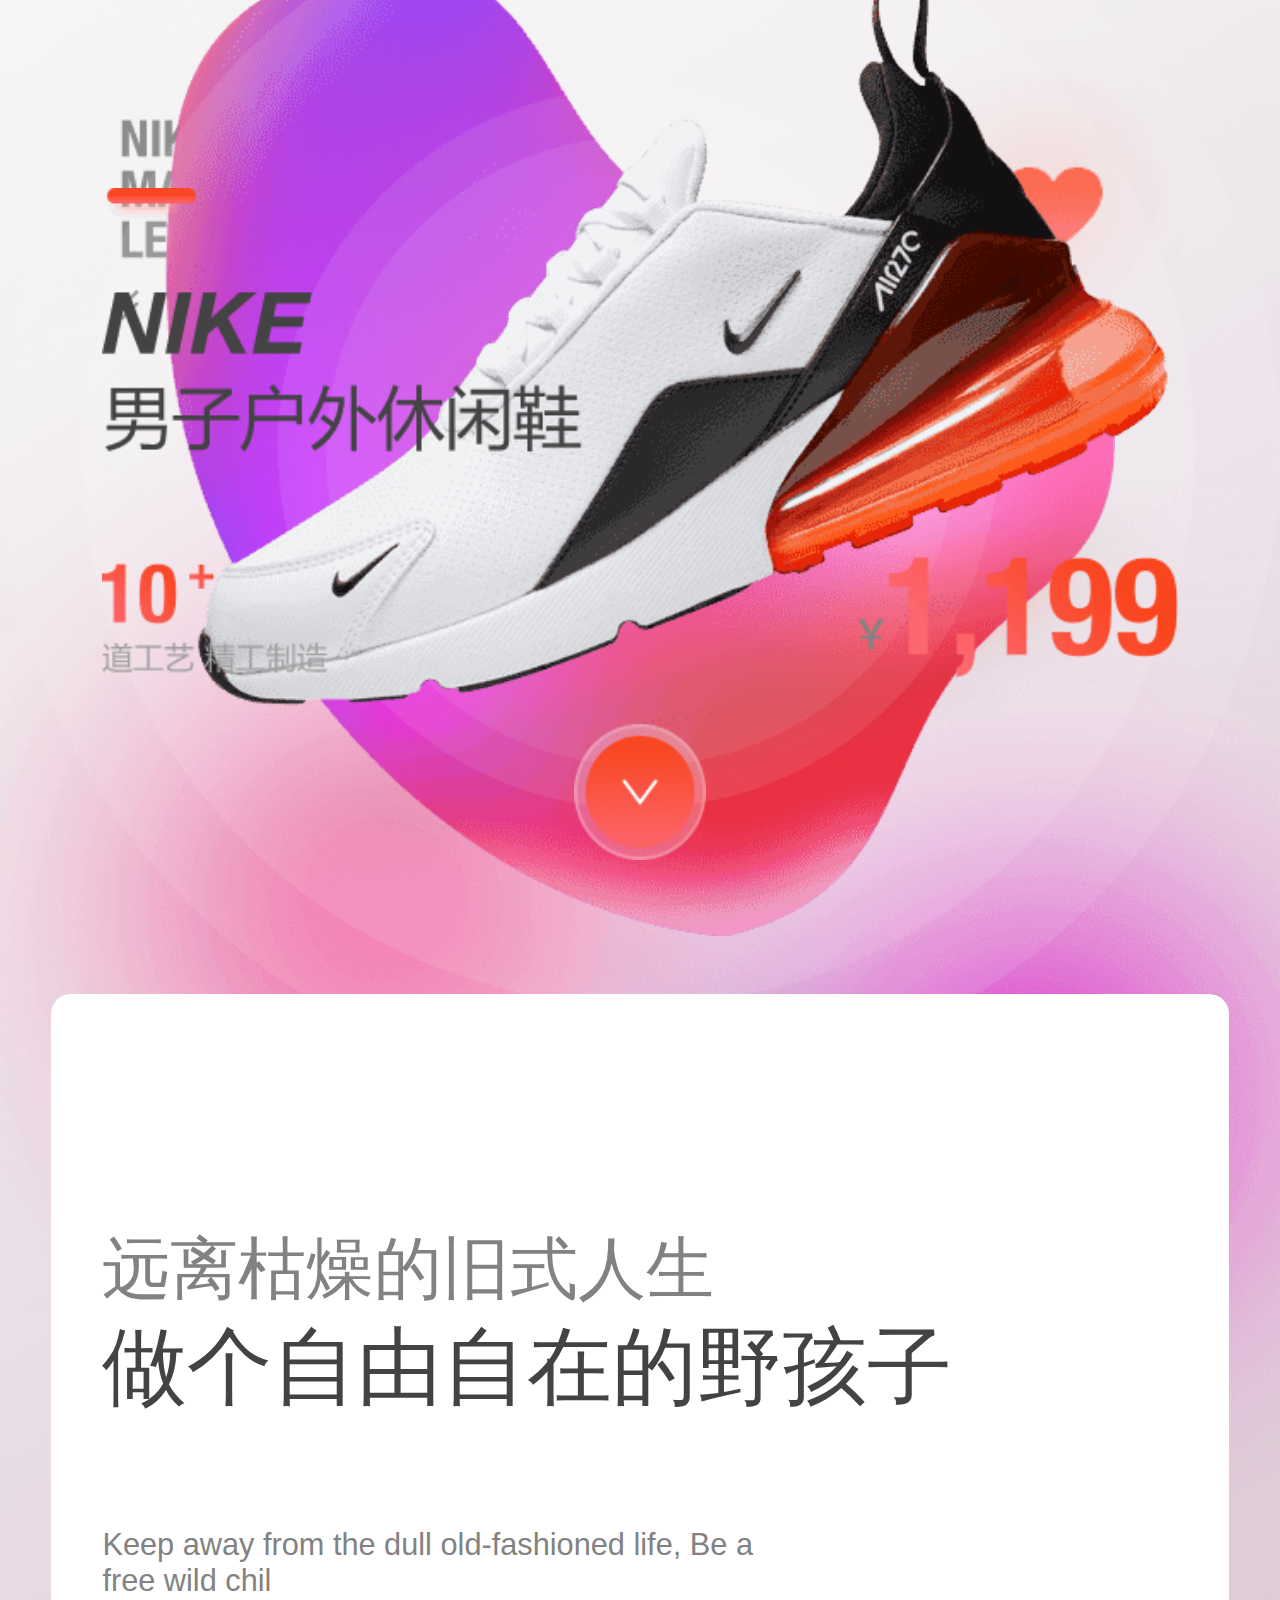
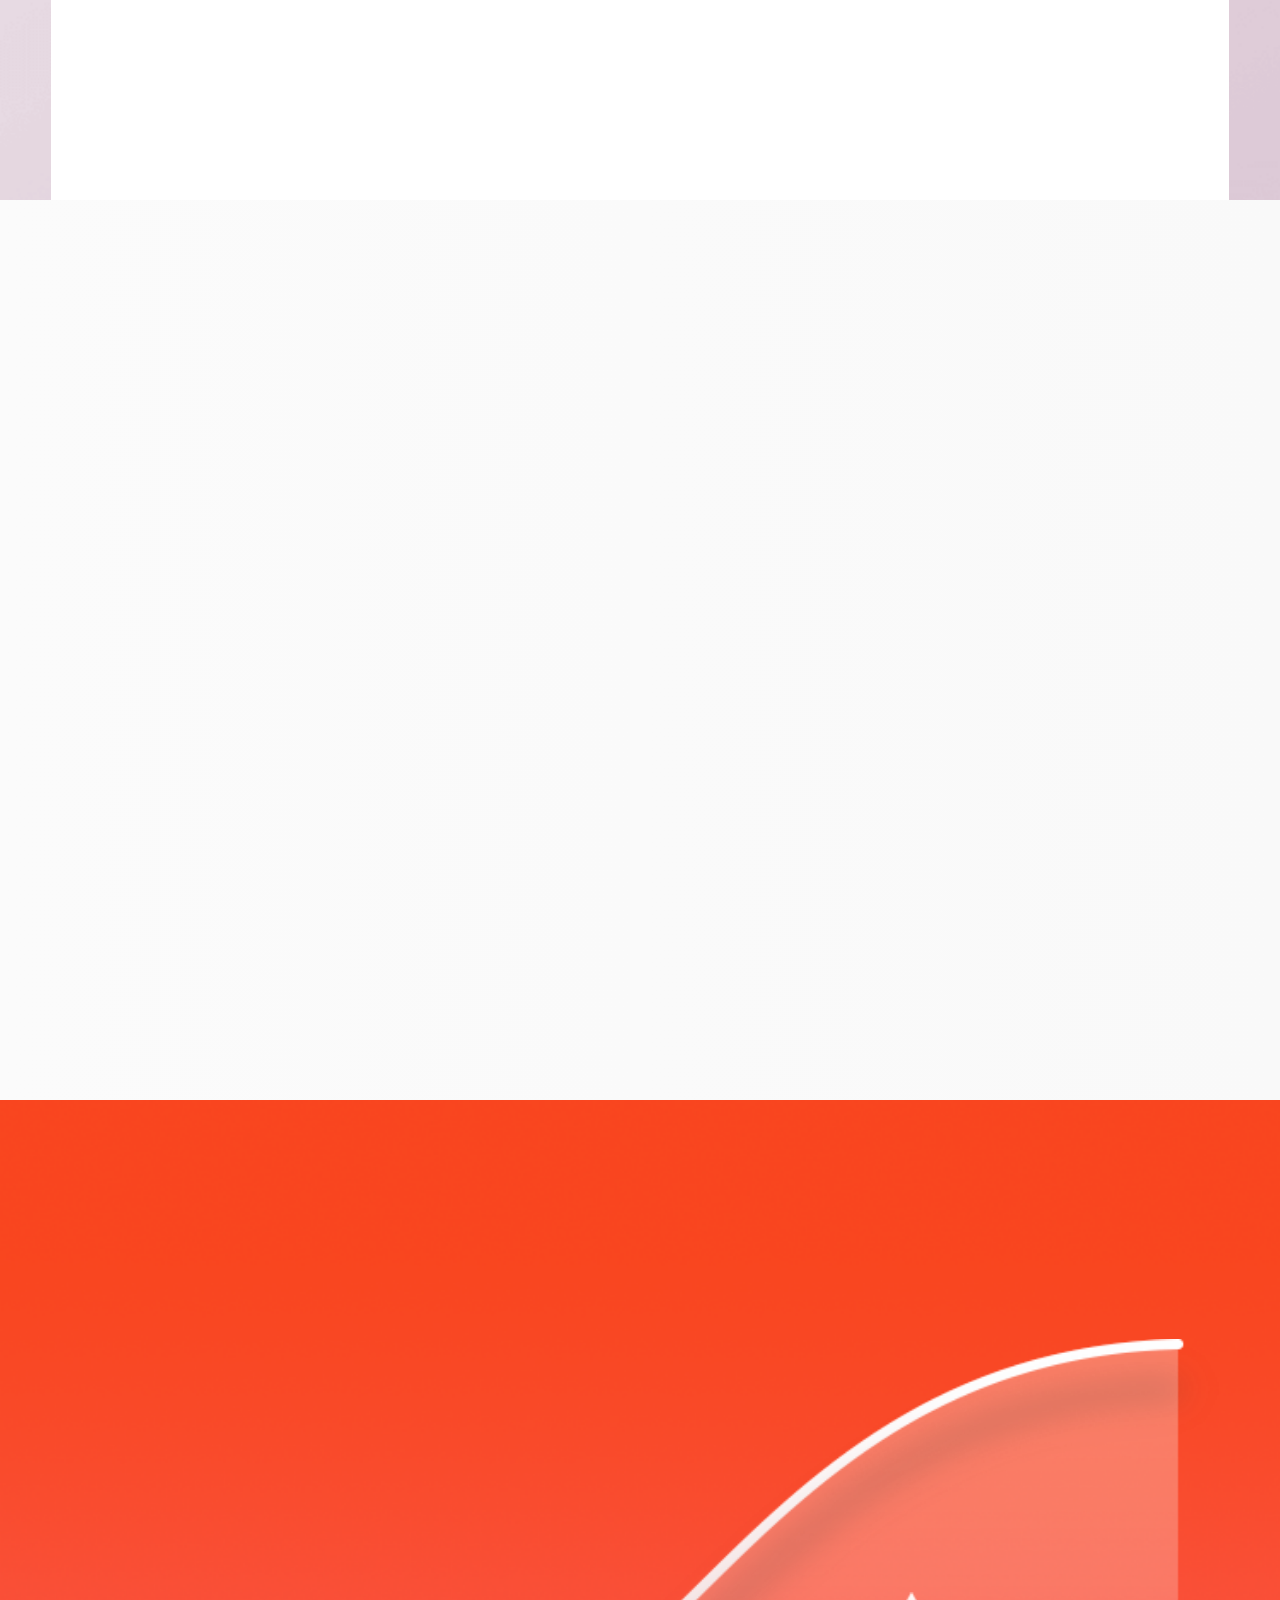
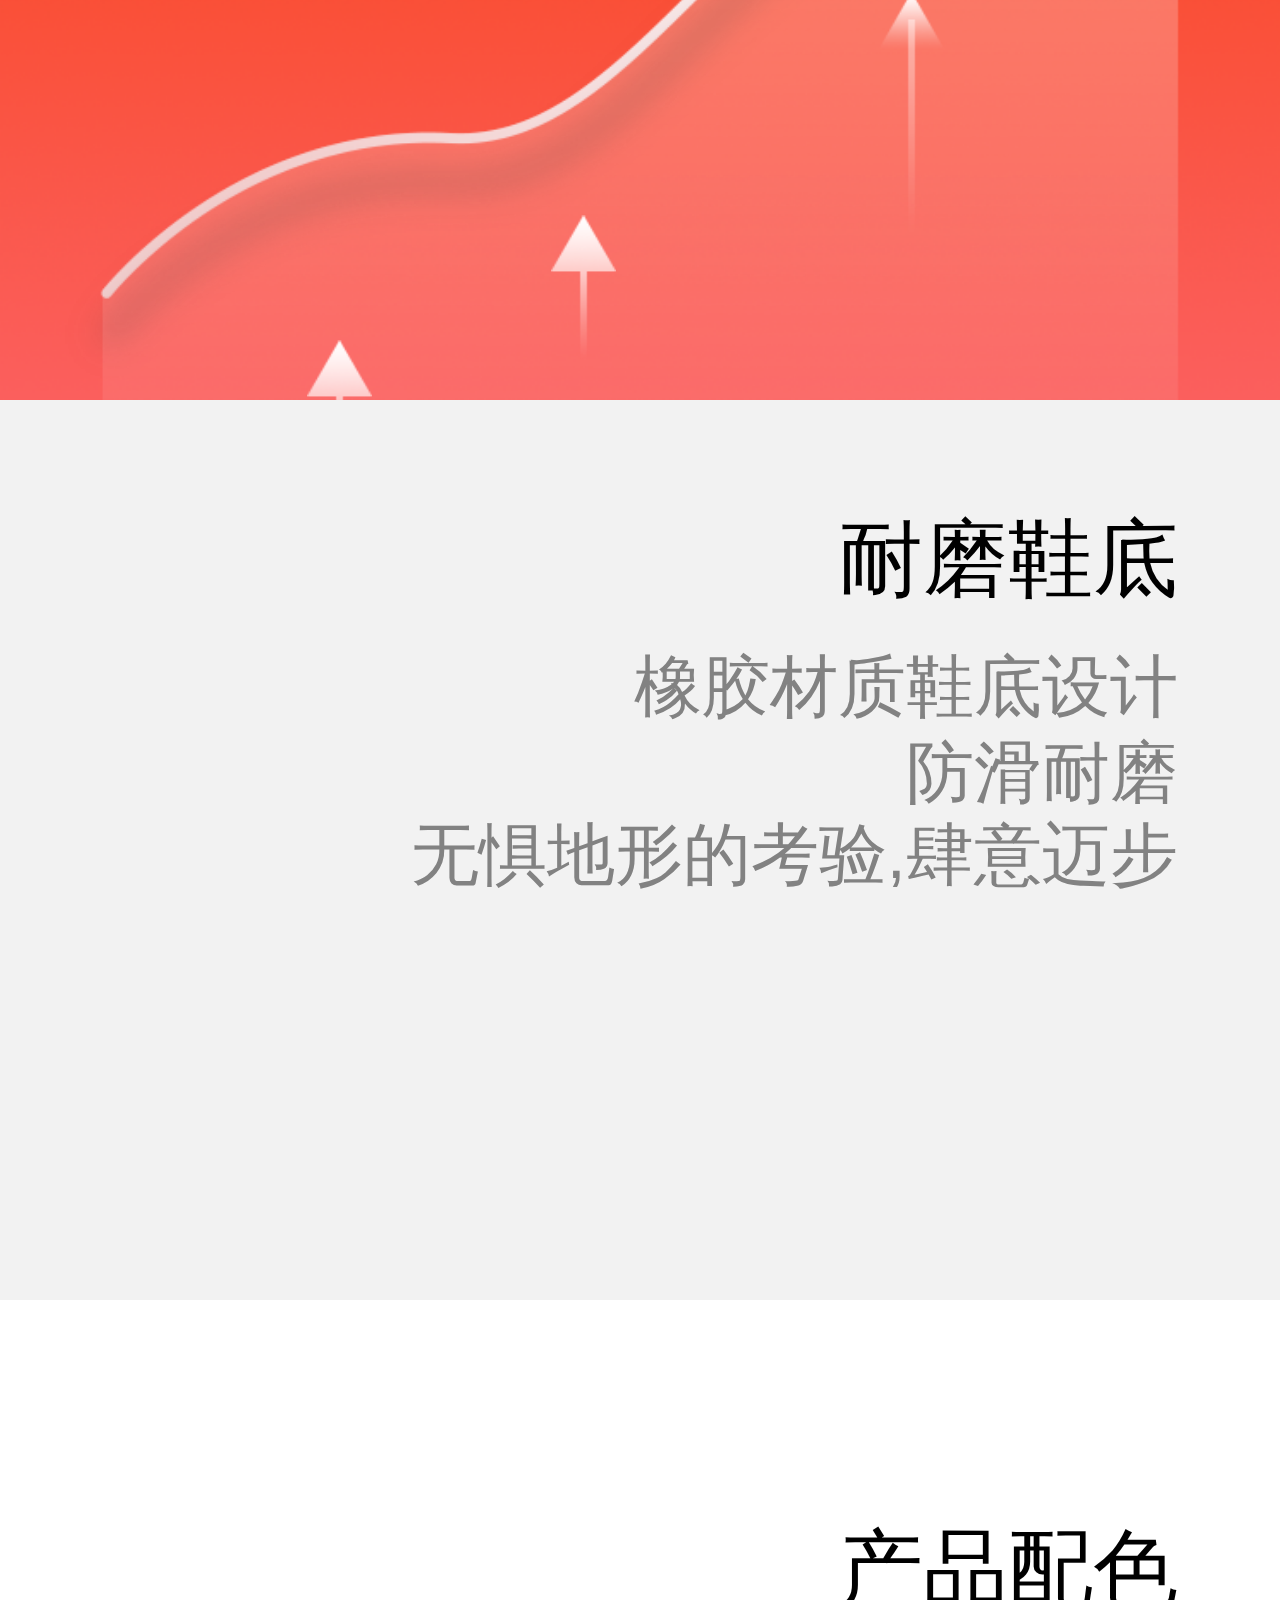
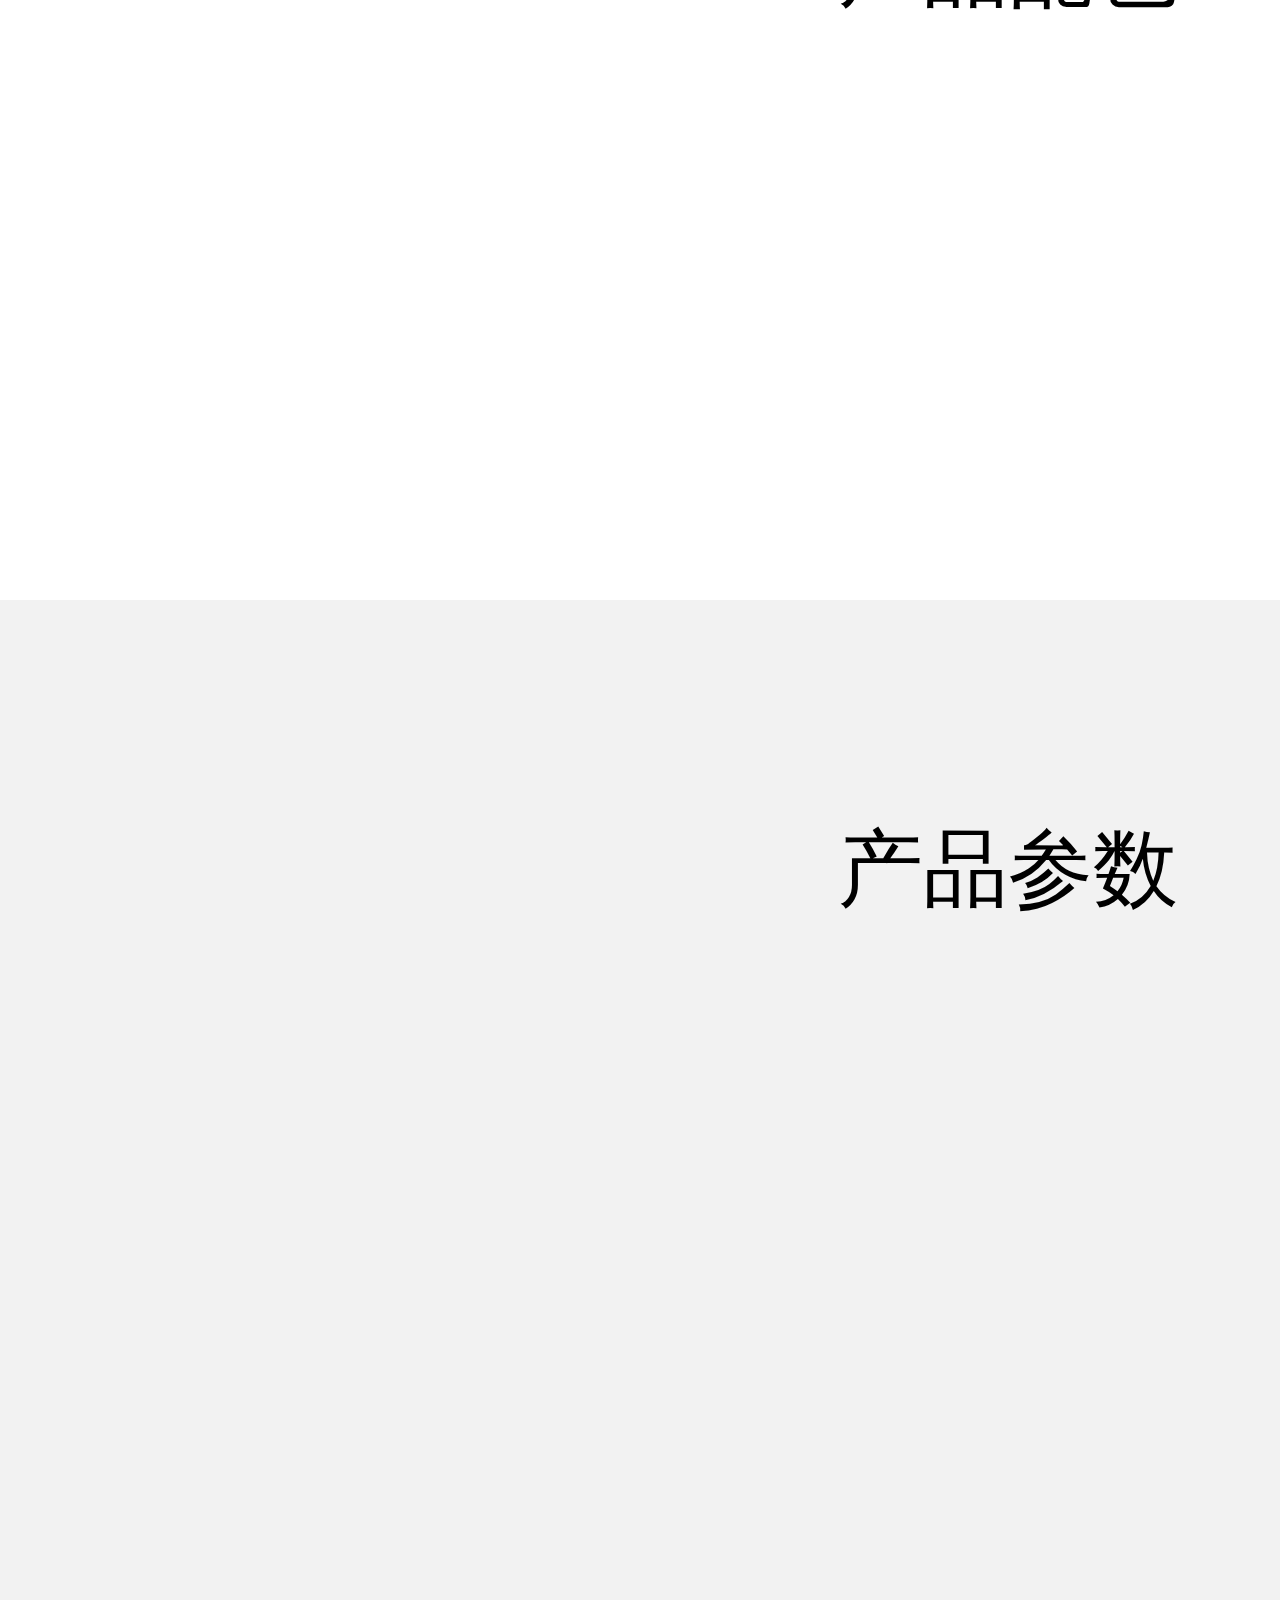
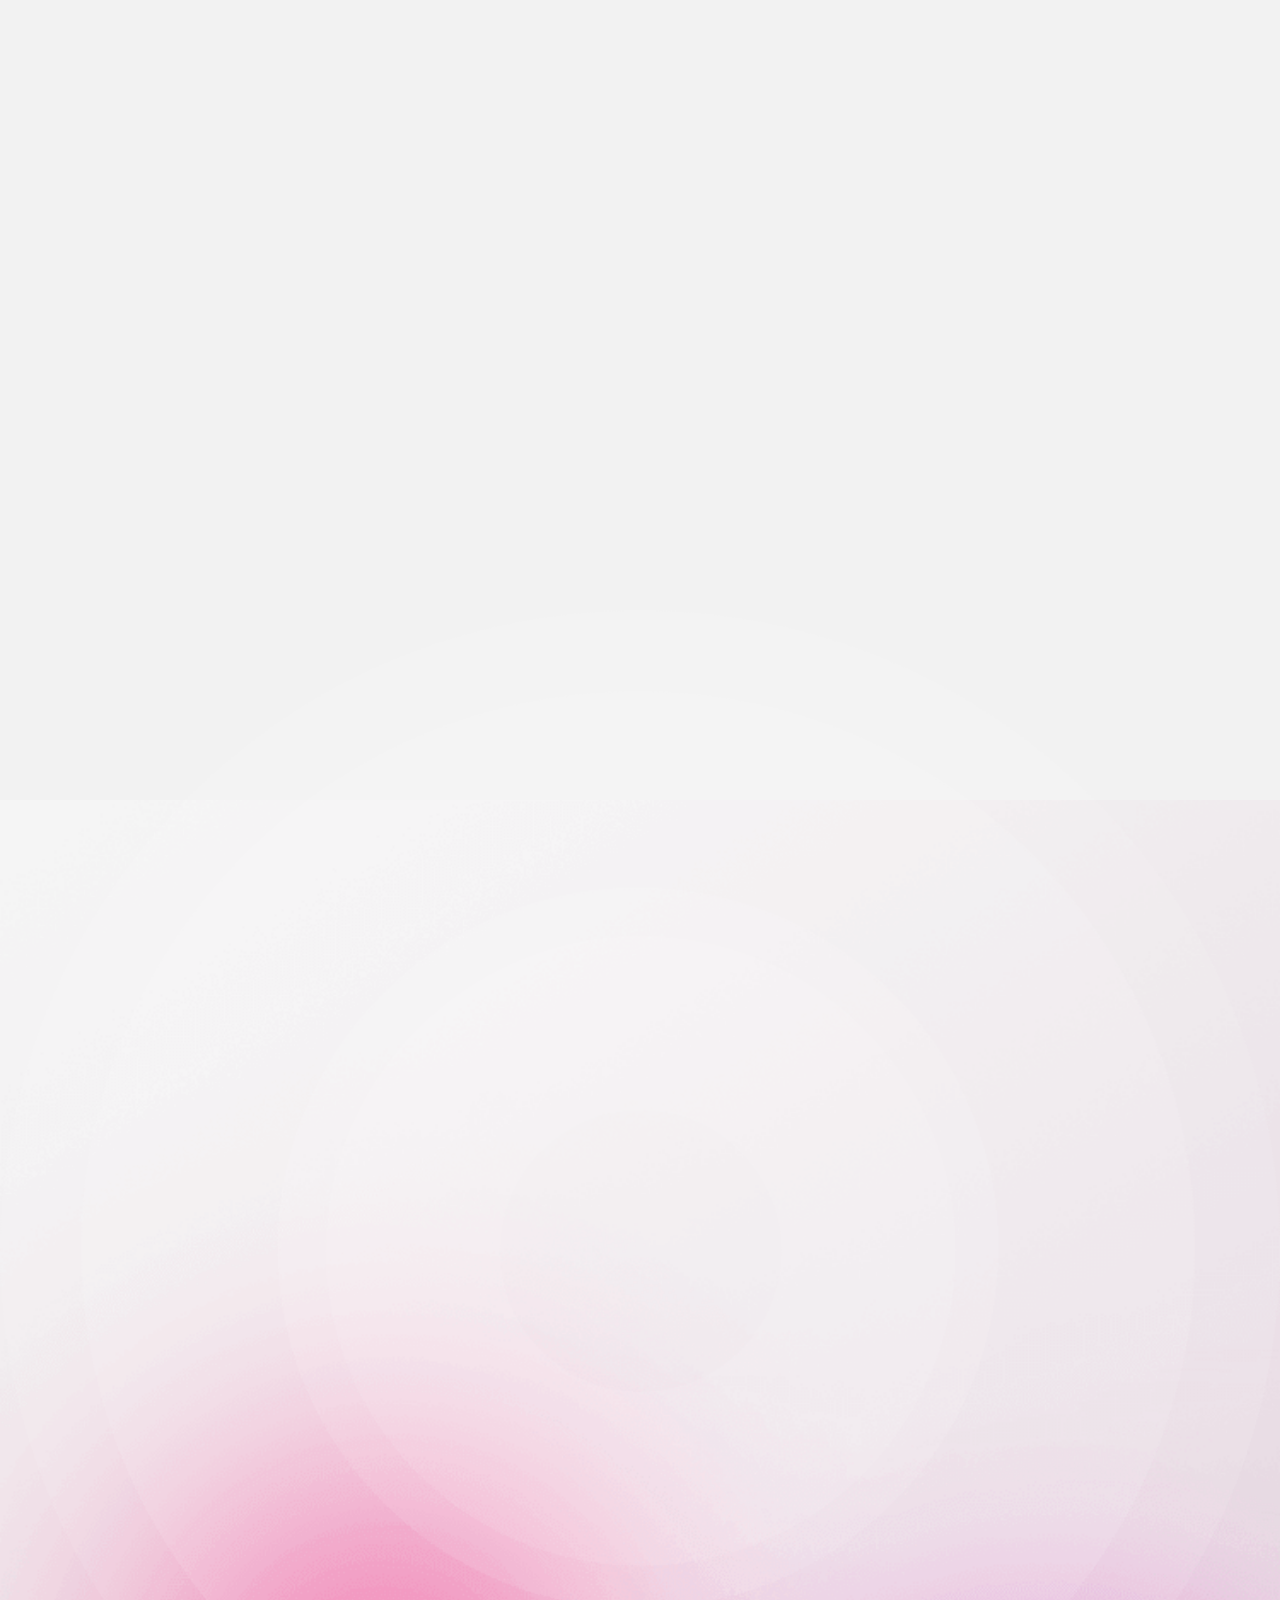
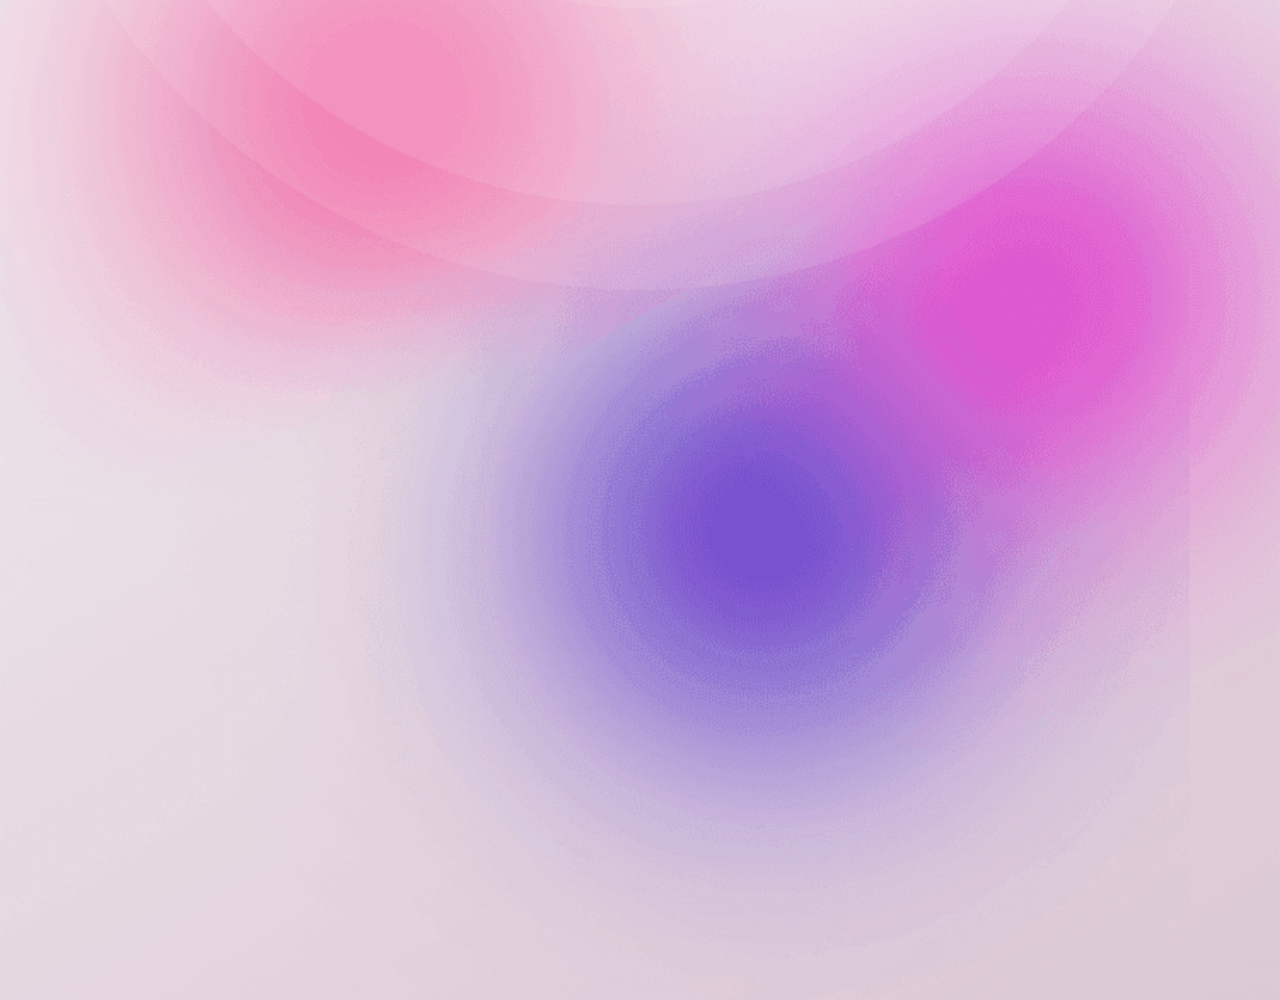
<file: shoes/index.html>
<!DOCTYPE html>
<html lang="en" rem="750">

<head>
    <meta charset="UTF-8">
    <meta name="viewport" content="width=device-width, initial-scale=1.0,minimum-scale=1, maximum-scale=1, user-scalable=no">
    <meta http-equiv="X-UA-Compatible" content="ie=edge">
    <title>Document</title>
    <link rel="stylesheet" href="css/rem.css">
    <link rel="stylesheet" href="css/animate.min.css">
    <link rel="stylesheet" href="css/swiper.min.css">
    <link rel="stylesheet" href="css/index.css">
</head>

<body>
    <div class="swiper-container" id="bigBox">
        <div class="swiper-wrapper">
            <!-- 第一部分 -->
            <section class="first swiper-slide">
                <div class="bg">
                    <div class="leftlogo ani" swiper-animate-effect="wobble" swiper-animate-duration="0.5s" swiper-animate-delay="0s">
                        <img src="image/zhuangshi.png" alt="">
                    </div>
                    <div class="heart ani" swiper-animate-effect="fadeInDown" swiper-animate-duration="0.5s" swiper-animate-delay="0s">
                        <img src="image/slide1/fav.png" alt="">
                    </div>
                </div>

                <div class="block ani" swiper-animate-effect="rollIn" swiper-animate-duration="0.5s" swiper-animate-delay="0.5s">
                    <img src="image/slide1/block.png" alt="">
                </div>
                <div class="quanquan">
                    <img src="image/slide1/quanquan.png" alt="">
                </div>
                <div class="shoes ani" swiper-animate-effect="rollIn" swiper-animate-duration="0.5s" swiper-animate-delay="0.5s">
                    <img src="image/slide1/shoes.png" alt="">
                </div>
                <div class="title ani" swiper-animate-effect="rotateInUpRight" swiper-animate-duration="0.5s" swiper-animate-delay="1s">
                    <img src="image/slide1/title.png" alt="">
                </div>
                <div class="gongyi ani" swiper-animate-effect="rotateInDownRight" swiper-animate-duration="0.5s" swiper-animate-delay="1.5s">
                    <img src="image/slide1/gongyi.png" alt="">
                </div>
                <div class="price ani" swiper-animate-effect="bounceIn" swiper-animate-duration="0.5s" swiper-animate-delay="1.5s">
                    <img src="image/slide1/price.png" alt="">
                </div>
                <div class="down ani" swiper-animate-effect="bounceIn" swiper-animate-duration="0.5s" swiper-animate-delay="2s">
                    <img src="image/slide1/down.png" alt="">
                </div>
            </section>
            <!-- 第二部分 -->
            <section class="second swiper-slide">
                <div class="bp ani" swiper-animate-effect="wobble" swiper-animate-duration="0.5s" swiper-animate-delay="0.5s">
                    <img src="image/slide2/bg.png" alt="">
                </div>
                <div class="zhuangshi ani" swiper-animate-effect="rotateInDownRight" swiper-animate-duration="0.5s" swiper-animate-delay="0.5s">
                    <img src="image/zhuangshi2.png" alt="">
                </div>
                <div class="shoes ani" swiper-animate-effect="bounceIn" swiper-animate-duration="0.5s" swiper-animate-delay="0.5s">
                    <img src="image/slide2/shoes.png" alt="">
                </div>
                <div class="down ani" swiper-animate-effect="rollIn" swiper-animate-duration="0.5s" swiper-animate-delay="0.5s">
                    <img src="image/slide1/down.png" alt="">
                </div>
                <div class="juxing ani" swiper-animate-effect="bounceIn" swiper-animate-duration="0.5s" swiper-animate-delay="0.5s">
                    <img src="image/slide6/圆角矩形1.png" alt="">
                </div>
                <div class="word">远离枯燥的旧式人生</div>
                <div class="word1">做个自由自在的野孩子</div>
                <div class="word2">Keep away from the dull old-fashioned life, Be a <br> free wild chil</div>
                <div class="content"></div>
            </section>
            <!-- 第三部分 -->
            <section class="third swiper-slide">
                <div class="title-three">
                    <div class="title-conteng ani" swiper-animate-effect="wobble" swiper-animate-duration="0.5s" swiper-animate-delay="0.5s">
                        <img src="image/zhuangshi.png" alt="">
                    </div>
                </div>
                <div class="henggang-img ani" swiper-animate-effect="bounceIn" swiper-animate-duration="0.5s" swiper-animate-delay="0.5s">
                    <img src="image/slide6/圆角矩形1.png" alt="">
                </div>
                <div class="introduce-three ani" swiper-animate-effect="rollIn" swiper-animate-duration="0.5s" swiper-animate-delay="0.5s">
                    <div class="introduce-title">
                        <strong>质感鞋面</strong>
                    </div>
                    <div class="introduce-content ani">
                        <p align="left">
                            鞋面采用牛皮革与纺织品打造 <br>质感不凡 <br>尽显你的型格
                        </p>
                    </div>
                </div>
                <div class="three-img-box ani" swiper-animate-effect="wobble" swiper-animate-duration="0.5s" swiper-animate-delay="0.5s">
                    <img src="image/slide3/shoes.png" alt="">
                </div>
                <div class="jiantou-three-img ani" swiper-animate-effect="wobble" swiper-animate-duration="0.5s" swiper-animate-delay="0.5s">
                    <img src="image/slide1/down.png" alt="">
                </div>
            </section>
            <!-- 第四部分 -->
            <section class="fourth swiper-slide">
                <div class="bg">
                    <div class="bj">
                        <img src="image/slide4/bj.png" alt="">
                    </div>
                    <div class="reliang">
                        <img src="image/slide4/reliang1.png" alt="">
                        <img src="image/slide4/reliang2.png" alt="">
                        <img src="image/slide4/reliang3.png" alt="">
                    </div>
                    <div class="red">
                        <img src="image/slide4/red.png" alt="">
                    </div>
                </div>

                <div class="zhuangshi ani" swiper-animate-effect="wobble" swiper-animate-duration="0.5s" swiper-animate-delay="0.5s">
                    <img src="image/zhuangshi2.png" alt="">
                </div>
                <div class="yuanjuxing ani" swiper-animate-effect="wobble" swiper-animate-duration="0.5s" swiper-animate-delay="0.5s">
                    <img src="image/slide4/yuanjuxing.png" alt="">
                </div>
                <div class="wenzi ani" swiper-animate-effect="wobble" swiper-animate-duration="0.5s" swiper-animate-delay="0.5s">
                    <img src="image/slide4/wenzi.png" alt="">
                </div>
                <div class="shoes ani" swiper-animate-effect="wobble" swiper-animate-duration="0.5s" swiper-animate-delay="0.5s">
                    <img src="image/slide4/shoes.png" alt="">
                </div>
                <div class="down ani" swiper-animate-effect="wobble" swiper-animate-duration="0.5s" swiper-animate-delay="0.5s">
                    <img src="image/slide1/down.png" alt="">
                </div>
            </section>
            <!-- 第五部分 -->
            <section class="fifth swiper-slide">
                <div class="zhuangshi ani" swiper-animate-effect="rollIn" swiper-animate-duration="0.5s" swiper-animate-delay="0.5s">
                    <img src="image/zhuangshi.png" alt="">
                </div>
                <div class="shoes ani" swiper-animate-effect="rollIn" swiper-animate-duration="0.5s" swiper-animate-delay="0.5s">
                    <img src="image/slide5/shoes.png" alt="">
                </div>
                <div class="juxing ani" swiper-animate-effect="rollIn" swiper-animate-duration="0.5s" swiper-animate-delay="0.5s">
                    <img src="image/slide6/圆角矩形1.png" alt="">
                </div>
                <div class="word">耐磨鞋底</div>
                <div class="word1">橡胶材质鞋底设计</div>
                <div class="word2">防滑耐磨</div>
                <div class="word3">无惧地形的考验,肆意迈步</div>
                <div class="down ani" swiper-animate-effect="rollIn" swiper-animate-duration="0.5s" swiper-animate-delay="0.5s">
                    <img src="image/slide1/down.png" alt="">
                </div>
            </section>
            <!-- 第六部分 -->
            <section class="sixth swiper-slide">
                <div class="zhuangshi ani" swiper-animate-effect="bounceIn" swiper-animate-duration="0.5s" swiper-animate-delay="0.5s">
                    <img src="image/zhuangshi.png" alt="">
                </div>
                <div class="juxing ani" swiper-animate-effect="bounceIn" swiper-animate-duration="0.5s" swiper-animate-delay="0.5s">
                    <img src="image/slide6/圆角矩形1.png" alt="">
                </div>
                <div class="word">产品配色</div>
                <div class="shoes1 ani" swiper-animate-effect="bounceIn" swiper-animate-duration="0.5s" swiper-animate-delay="0.5s">
                    <img src="image/slide6/shoes1.png" alt="">
                </div>
                <div class="shoes2 ani" swiper-animate-effect="bounceIn" swiper-animate-duration="0.5s" swiper-animate-delay="0.5s">
                    <img src="image/slide6/shoes2.png" alt="">
                </div>
                <div class="down ani" swiper-animate-effect="bounceIn" swiper-animate-duration="0.5s" swiper-animate-delay="0.5s">
                    <img src="image/slide1/down.png" alt="">
                </div>
            </section>
            <!-- 第七部分 -->
            <section class="seventh swiper-slide">
                <div class="bg">
                    <div class="left-word ani" swiper-animate-effect="rotateInDownRight" swiper-animate-duration="0.5s" swiper-animate-delay="0.5s">
                        <img src="./image/zhuangshi.png" alt="">
                    </div>
                    <div class="right-pic ani" swiper-animate-effect="rotateInDownRight" swiper-animate-duration="0.5s" swiper-animate-delay="0.5s">
                        <img src="./image/slide6/圆角矩形1.png" alt="">
                    </div>
                    <div class="wenzi">产品参数</div>
                    <div class="center-first ani" swiper-animate-effect="rotateInDownRight" swiper-animate-duration="0.5s" swiper-animate-delay="0.5s">
                        <img src="./image/slide7/options.png" alt="">
                    </div>
                    <div class="center-second ani" swiper-animate-effect="rotateInDownRight" swiper-animate-duration="0.5s" swiper-animate-delay="0.5s">
                        <img src="./image/slide7/index.png" alt="">
                    </div>
                    <div class="btn ani" swiper-animate-effect="rotateInDownRight" swiper-animate-duration="0.5s" swiper-animate-delay="0.5s">
                        <img src="./image/slide1/down.png" alt="">
                    </div>
                </div>
            </section>
            <!-- 第八部分 -->
            <section class="eighth swiper-slide">
                <div class="leftlogo ani" swiper-animate-effect="fadeInUp" swiper-animate-duration="0.5s" swiper-animate-delay="0.5s">
                    <img src="./image/zhuangshi.png" alt="">
                </div>
                <div class="banner ani" swiper-animate-effect="fadeInUp" swiper-animate-duration="0.5s" swiper-animate-delay="0.5s">
                    <img src="image/slide8/banner1.png" alt="">
                    <div class="list"></div>
                </div>
                <div class="jieshao">
                    <div class="left ani" swiper-animate-effect="fadeInUp" swiper-animate-duration="0.5s" swiper-animate-delay="0.5s">
                        <img src="image/slide8/AirMax27PRM.png" alt="">
                    </div>
                    <div class="juxing ani" swiper-animate-effect="fadeInUp" swiper-animate-duration="0.5s" swiper-animate-delay="0.5s">
                        <img src="image/slide6/圆角矩形1.png" alt="">
                    </div>
                    <div class="right ani" swiper-animate-effect="fadeInUp" swiper-animate-duration="0.5s" swiper-animate-delay="0.5s">
                        <img src="image/slide1/price.png" alt="">
                    </div>
                    <div class="size ani" swiper-animate-effect="fadeInUp" swiper-animate-duration="0.5s" swiper-animate-delay="0.5s">
                        <img src="image/slide8/42.5.png" alt="">
                    </div>
                    <div class="love ani" swiper-animate-effect="fadeInUp" swiper-animate-duration="0.5s" swiper-animate-delay="0.5s">
                        <img src="image/slide8/fav.png" alt="">
                    </div>
                    <div class="buy">立即购买</div>
                </div>
                <div class="leftlogo ani" swiper-animate-effect="fadeInUp" swiper-animate-duration="0.5s" swiper-animate-delay="0.5s">
                    <img src="./image/zhuangshi.png" alt="">
                </div>
            </section>
        </div>
    </div>
</body>

</html>
<script src="js/swiper.animate1.0.3.min.js"></script>
<script src="js/swiper.min.js"></script>
<script src="js/index.js"></script>
</file>
<file: shoes/css/rem.css>
[rem="1920"] {
    font-size: 5.2083333333vw
}

[rem="750"] {
    font-size: 13.333333333vw
}

* {
    -webkit-tap-highlight-color: transparent
}

html {
    -webkit-text-size-adjust: 100%
}

body {
    margin: 0;
    font-family: "Helvetica Neue", Helvetica, "PingFang SC", "Hiragino Sans GB", "Microsoft YaHei", "微软雅黑", Arial, sans-serif;
    font-size: 16px
}

figure,
p {
    margin: 0
}

h1,
h2,
h3,
h4,
h5,
h6 {
    margin: 0;
    padding: 0;
    font-weight: 400
}

dd,
dl,
dt,
li,
ol,
ul {
    margin: 0;
    padding: 0;
    list-style: none
}

a {
    background-color: transparent;
    text-decoration: none
}

img {
    border: 0
}

table {
    border-collapse: collapse;
    border-spacing: 0
}

td,
th {
    padding: 0
}

button,
input,
select,
textarea {
    color: inherit;
    font: inherit;
    margin: 0
}

textarea {
    overflow: auto
}

article,
aside,
figcaption,
figure,
footer,
header,
hgroup,
main,
nav,
section {
    display: block
}

template {
    display: none
}

.hidden2,
.hidden3,
.hidden4,
.hidden5 {
    display: -webkit-box;
    /* autoprefixer:off */
    -webkit-box-orient: vertical;
    overflow: hidden
}

.hidden1 {
    overflow: hidden;
    text-overflow: ellipsis;
    white-space: nowrap
}

.hidden2 {
    -webkit-line-clamp: 2
}

.hidden3 {
    -webkit-line-clamp: 3
}

.hidden4 {
    -webkit-line-clamp: 4
}

.hidden5 {
    -webkit-line-clamp: 5
}

.clearfix::after,
.clearfix::before {
    content: "";
    width: 0;
    height: 0;
    display: block;
    clear: both
}
</file>
<file: shoes/css/index.css>
* {
    margin: 0;
    padding: 0;
    user-select: none;
}


/* 第一部分 */

.first .bg {
    width: 100%;
    height: 13.34rem;
    background-image: url(../image/slide1/bg.png);
    background-size: cover;
    background-repeat: no-repeat;
}

.first .leftlogo {
    position: absolute;
    left: 0.7rem;
    top: 0.7rem;
}

.first .leftlogo img {
    width: 1.68rem;
    height: 1.18rem;
}

.first .heart {
    position: absolute;
    right: 0.4rem;
    top: 0.14rem;
}

.first .heart img {
    width: 2rem;
    ;
    height: 2rem;
}

.first .block {
    position: absolute;
    left: 0;
    right: 0;
    top: 0;
    bottom: 0;
    margin: auto;
    width: 5.57rem;
    height: 5.7rem;
}

.first .block img {
    width: 5.57rem;
    height: 5.7rem;
}

.first .quanquan {
    position: absolute;
    left: 0;
    right: 0;
    top: 0;
    bottom: 0;
    margin: auto;
    width: 7.5rem;
    height: 7.5rem;
}

.first .quanquan img {
    width: 7.5rem;
    height: 7.5rem;
}

.first .shoes {
    position: absolute;
    left: 0;
    right: 0;
    top: 0;
    bottom: 0;
    margin: auto;
    width: 6.94rem;
    height: 5.73rem;
}

.first .shoes img {
    width: 6.94rem;
    height: 5.73rem;
}

.first .title {
    position: absolute;
    left: 0.6rem;
    bottom: 2.62rem;
    width: 2.81rem;
    height: 1.55rem;
}

.first .title img {
    width: 2.81rem;
    height: 1.55rem;
}

.first .gongyi {
    position: absolute;
    left: 0.6rem;
    bottom: 1.3rem;
}

.first .gongyi img {
    width: 1.32rem;
    height: 0.65rem;
}

.first .price {
    position: absolute;
    right: 0.6rem;
    bottom: 1.3rem;
    width: 1.88rem;
    height: 0.71rem;
}

.first .price img {
    width: 1.88rem;
    height: 0.71rem;
}

.first .down {
    position: absolute;
    left: calc(50% - 0.385rem);
    bottom: 0.21rem;
}

.first .down img {
    width: 0.77rem;
    height: 0.8rem;
}


/* 第二部分 */

.second {
    position: relative;
}

.second .bp {
    width: 7.5rem;
    height: 13.34rem;
}

.second .bp img {
    width: 100%;
    height: 100%;
}

.second .zhuangshi {
    position: absolute;
    left: 0.7rem;
    top: 0.72rem;
}

.second .zhuangshi img {
    width: 1.68rem;
    height: 1.18rem;
}

.second .shoes {
    position: absolute;
    left: 1.2rem;
    top: 3.28rem;
}

.second .shoes img {
    width: 5.22rem;
}

.second .down {
    position: absolute;
    left: 3.36rem;
    bottom: 4.25rem;
    z-index: 1;
}

.second .down img {
    width: 0.8rem;
}

.second .content {
    position: absolute;
    bottom: 0;
    left: 0.3rem;
    width: 6.9rem;
    height: 4.72rem;
    background-color: #ffffff;
    border-radius: 20px 20px 0 0;
}

.second .juxing {
    position: absolute;
    left: 0.6rem;
    bottom: 3.7rem;
    z-index: 1;
}

.second .juxing img {
    width: 0.52rem;
}

.second .word {
    position: absolute;
    left: 0.6rem;
    bottom: 2.84rem;
    font-size: 0.4rem;
    color: #828282;
    z-index: 1;
}

.second .word1 {
    position: absolute;
    left: 0.6rem;
    bottom: 2.2rem;
    font-size: 0.5rem;
    color: #434343;
    z-index: 1;
}

.second .word2 {
    position: absolute;
    left: 0.6rem;
    bottom: 1.18rem;
    font-size: 0.18rem;
    color: #828282;
    z-index: 1;
}


/* 第三部分 */

.third {
    position: relative;
    width: 7.5rem;
    height: 13.34rem;
    background: linear-gradient(to left, #f9f9f9, #fbfbfb);
}

.third .title-three {
    position: relative;
    width: 100%;
}

.third .title-conteng img {
    position: absolute;
    left: 0.6rem;
    top: 0.72rem;
    width: 2rem;
}

.third .henggang-img {
    position: absolute;
    left: 0.6rem;
    top: 2.78rem;
    width: 0.5rem;
    z-index: 2;
}

.third .henggang-img img {
    width: 100%;
}

.third .introduce-three {
    position: absolute;
    top: 3.5rem;
    width: 100%;
    height: 2.44rem;
    padding-left: 0.6rem;
    box-sizing: border-box;
    z-index: 2;
}

.third .introduce-three>.introduce-title {
    font-size: 0.5rem;
    color: #434343;
}

.third .introduce-three>.introduce-content {
    margin-top: 0.2rem;
    font-size: 0.4rem;
    color: #828282;
}

.third .three-img-box {
    position: absolute;
    top: 2.5rem;
    left: 0.6rem;
    z-index: 1;
}

.third .three-img-box>img {
    width: 100%;
}

.third .jiantou-three {
    position: relative;
    width: 100%;
    height: 2.34rem;
}

.third .jiantou-three-img {
    position: absolute;
    bottom: 0.5rem;
    left: calc(50% - 0.4rem);
    width: 0.8rem;
    height: 0.8rem;
    z-index: 2;
}

.third .jiantou-three-img>img {
    width: 0.8rem;
}


/* 第四部分 */

.fourth {
    position: relative;
    width: 7.5rem;
    height: 13.34rem;
}

.fourth .down {
    position: absolute;
    left: calc(50% - 0.385rem);
    bottom: 0.5rem;
}

.fourth .red {
    width: 100%;
    height: 6.77rem;
}

.fourth .red>img {
    width: 100%;
}

.fourth .bj {
    position: absolute;
    left: 0.38rem;
    top: 1.4rem;
    width: 6.76rem;
    height: 5.54rem;
}

.fourth .bj>img {
    width: 100%;
}

.fourth .reliang>img:nth-child(1) {
    position: absolute;
    left: 1.8rem;
    top: 4.92rem;
    display: block;
    width: 0.38rem;
    height: 0.85rem;
}

.fourth .reliang>img:nth-child(2) {
    position: absolute;
    left: 3.23rem;
    top: 4.19rem;
    display: block;
    width: 0.38rem;
    height: 0.85rem;
}

.fourth .reliang>img:nth-child(3) {
    position: absolute;
    left: 5.15rem;
    top: 2.88rem;
    display: block;
    width: 0.38rem;
    height: 1.43rem;
}

.fourth .zhuangshi>img {
    display: block;
    position: absolute;
    left: 0.59rem;
    top: 0.71rem;
    width: 1.66rem;
    height: 1.2rem;
}

.fourth .shoes {
    position: absolute;
    left: 0.6rem;
    top: 4.34rem;
    width: 6.31rem;
    height: 3.11rem;
}

.fourth .shoes>img {
    width: 100%;
}

.fourth .yuanjuxing>img {
    position: absolute;
    left: 3.49rem;
    top: 8.67rem;
    width: 0.52rem;
    height: 0.09rem;
}

.fourth .wenzi>img {
    position: absolute;
    left: 1.57rem;
    top: 9.19rem;
    width: 4.36rem;
    height: 1.91rem;
}

.fourth .down img {
    width: 0.77rem;
    height: 0.8rem;
}


/* 第五部分 */

.fifth {
    position: relative;
    width: 7.5rem;
    height: 13.34rem;
    background-color: #f2f2f2;
}

.fifth .zhuangshi {
    position: absolute;
    left: 0.7rem;
    top: 0.72rem;
}

.fifth .zhuangshi img {
    width: 1.68rem;
    height: 1.18rem;
}

.fifth .shoes {
    position: absolute;
    top: 2.16rem;
    right: 0.95rem;
}

.fifth .juxing {
    position: absolute;
    right: 0.6rem;
    bottom: 4.8rem;
}

.fifth .juxing img {
    width: 0.52rem;
}

.fifth .word {
    position: absolute;
    right: 0.6rem;
    bottom: 4rem;
    font-size: 0.5rem;
}

.fifth .word1 {
    position: absolute;
    right: 0.6rem;
    bottom: 3.32rem;
    font-size: 0.4rem;
    color: #828282;
}

.fifth .word2 {
    position: absolute;
    right: 0.6rem;
    bottom: 2.82rem;
    font-size: 0.4rem;
    color: #828282;
}

.fifth .word3 {
    position: absolute;
    right: 0.6rem;
    bottom: 2.34rem;
    font-size: 0.4rem;
    color: #828282;
}

.fifth .down {
    position: absolute;
    left: 3.3rem;
    bottom: 0.5rem;
}

.fifth .down img {
    width: 0.8rem;
}


/* 第六部分 */

.sixth {
    position: relative;
    width: 7.5rem;
    height: 13.34rem;
}

.sixth .zhuangshi {
    position: absolute;
    left: 0.7rem;
    top: 0.72rem;
}

.sixth .zhuangshi img {
    width: 1.68rem;
    height: 1.18rem;
}

.sixth .juxing {
    position: absolute;
    right: 0.6rem;
    top: 0.6rem;
}

.sixth .juxing img {
    width: 0.52rem;
}

.sixth .word {
    position: absolute;
    right: 0.6rem;
    top: 1.24rem;
    font-size: 0.5rem;
}

.sixth .shoes1 {
    position: absolute;
    top: 2.8rem;
    right: 0.3rem;
    left: 0.3rem;
}

.sixth .shoes1 img {
    width: 6.84rem;
}

.sixth .shoes2 {
    position: absolute;
    top: 7.62rem;
    right: 0.3rem;
    left: 0.3rem;
}

.sixth .shoes2 img {
    width: 6.84rem;
}

.sixth .down {
    position: absolute;
    left: 3.3rem;
    bottom: 0.5rem;
}

.sixth .down img {
    width: 0.8rem;
}


/* 第七部分 */

.seventh {
    position: relative;
}

.seventh .bg {
    width: 7.5rem;
    height: 13.34rem;
    background-color: #f2f2f2;
}

.seventh .left-word {
    position: absolute;
    left: 0.48rem;
    top: 0.9rem;
}

.seventh .left-word img {
    width: 1.7rem;
    height: 1.2rem;
}

.seventh .right-pic {
    position: absolute;
    right: 0.48rem;
    top: 0.68rem;
}

.seventh .wenzi {
    position: absolute;
    right: 0.6rem;
    top: 1.24rem;
    font-size: 0.5rem;
}

.seventh .right-pic img {
    width: 0.52rem;
}

.seventh .center-first {
    position: absolute;
    left: 0.48rem;
    top: 3.5rem;
}

.seventh .center-first img {
    width: 6.54rem;
    height: 3.18rem;
}

.seventh .center-second {
    position: absolute;
    left: 0.48rem;
    bottom: 1.72rem;
}

.seventh .center-second img {
    width: 6.54rem;
    height: 4.09rem;
}

.seventh .btn {
    position: absolute;
    bottom: 0.54rem;
    left: 45%;
}

.seventh .btn img {
    width: 0.8rem;
    height: 0.8rem;
}


/* 第八部分 */

.eighth {
    position: relative;
}

.eighth .leftlogo {
    position: absolute;
    left: 0.6rem;
    top: 0.71rem;
    width: 1.65rem;
    height: 0.83rem;
}

.eighth .leftlogo>img {
    width: 100%;
}

.eighth .banner {
    width: 100%;
    height: 7.74rem;
    overflow: hidden;
    position: relative;
}

.eighth .banner>img {
    width: 100%;
}

.eighth .jieshao {
    position: relative;
    width: 100%;
    height: 5.6rem;
    background-color: #ffffff;
}

.jieshao .juxing {
    position: absolute;
    left: 0.6rem;
    top: 0.6rem;
}

.jieshao .juxing img {
    width: 0.52rem;
}

.eighth .left {
    position: absolute;
    left: 0.6rem;
    top: 1.2rem;
    width: 3.03rem;
    height: 1.49rem;
}

.eighth .left>img {
    width: 100%;
}

.eighth .right {
    position: absolute;
    right: 0.6rem;
    top: 1.4rem;
    width: 1.88rem;
    height: 0.71rem;
}

.eighth .right>img {
    width: 100%;
}

.eighth .size {
    position: absolute;
    left: 0.6rem;
    top: 3.1rem;
    width: 6.9rem;
    height: 0.67rem;
}

.eighth .size>img {
    width: 100%;
}

.eighth .love {
    position: absolute;
    left: 0.6rem;
    top: 4.34rem;
    width: 0.88rem;
    height: 0.88rem;
}

.eighth .love>img {
    width: 100%;
}

.eighth .buy {
    position: absolute;
    left: 2.09rem;
    top: 4.34rem;
    width: 3.31rem;
    height: 0.88rem;
    font-size: 0.3rem;
    text-align: center;
    line-height: 0.88rem;
    border-radius: 0.44rem;
    background: linear-gradient(#fc666e 0%, #f9461f 100%);
}
</file>
